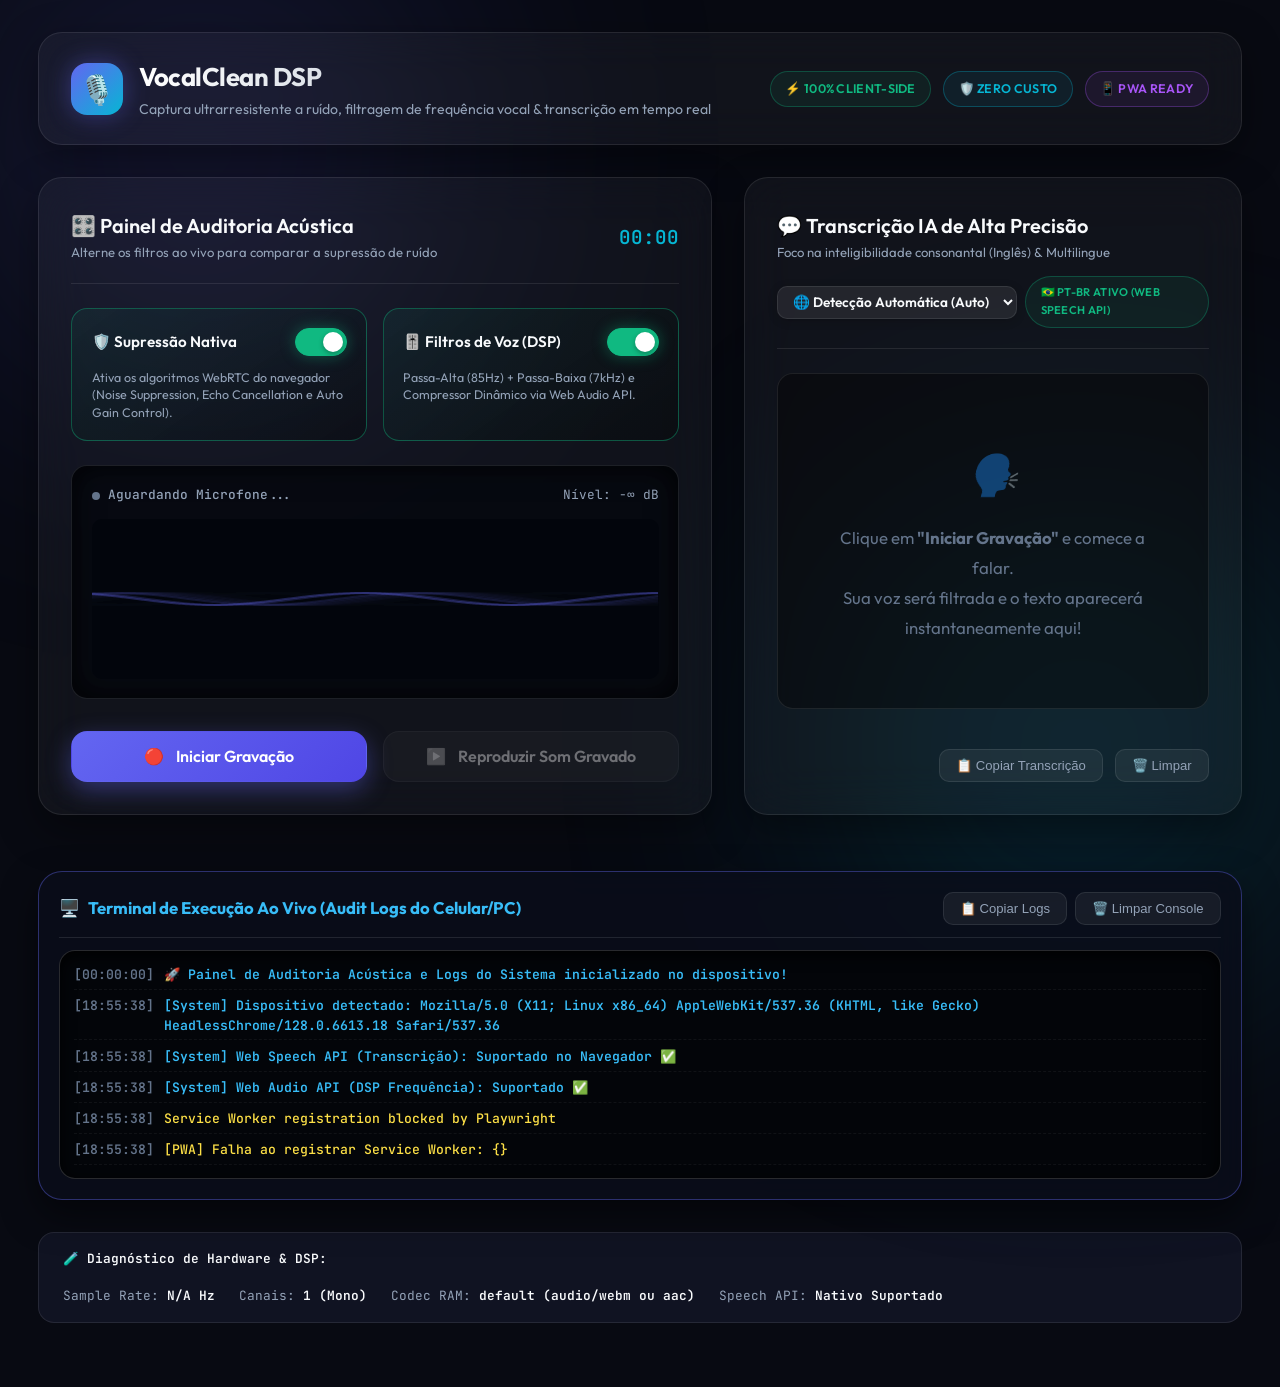
<file: index.html>
<!DOCTYPE html>
<html lang="pt-BR">
<head>
    <meta charset="UTF-8">
    <meta name="viewport" content="width=device-width, initial-scale=1.0">
    <title>VocalClean DSP • Módulo de Captura & Transcrição PWA</title>
    
    <!-- PWA Meta Tags -->
    <meta name="theme-color" content="#080a12">
    <meta name="description" content="Módulo de Captura de Áudio ultrarresistente a ruídos com DSP 100% Client-Side e Transcrição em Tempo Real.">
    <meta name="apple-mobile-web-app-capable" content="yes">
    <meta name="apple-mobile-web-app-status-bar-style" content="black-translucent">
    <link rel="manifest" href="manifest.json">
    
    <!-- Estilo Principal -->
    <link rel="stylesheet" href="style.css">
</head>
<body>

    <!-- BANNER DE ALERTA PARA MODO LOCAL FILE:// -->
    <div id="fileProtocolWarning" style="display: none; background: linear-gradient(135deg, #ef4444, #b91c1c); color: white; padding: 1rem 1.5rem; border-radius: 16px; margin: 1rem auto; max-width: 1380px; width: 94%; font-family: 'Outfit', sans-serif; box-shadow: 0 4px 25px rgba(239, 68, 68, 0.5); line-height: 1.6; z-index: 9999; position: relative; border: 1px solid rgba(255,255,255,0.3);">
        <div style="font-size: 1.1rem; font-weight: 700; margin-bottom: 0.4rem; display: flex; align-items: center; gap: 0.5rem;">
            <span>⚠️ ATENÇÃO: ARQUIVO ABERTO DIRETO DA PASTA DO WINDOWS (<code>file://</code>)</span>
        </div>
        <div style="font-size: 0.95rem; opacity: 0.95;">
            Por segurança e privacidade, navegadores como Google Chrome e Edge <b>bloqueiam Módulos ES6 (import/export) e a Transcrição de Voz (Web Speech API)</b> em arquivos abertos localmente sem um servidor HTTP.<br>
            👉 <b>Como fazer funcionar agora mesmo no seu PC ou Celular:</b><br>
            1. Acesse a versão ao vivo oficial que acabamos de publicar: <a href="https://wellingtonm01989-beep.github.io/treinador-de-pronuncia/" target="_blank" style="color: #67e8f9; text-decoration: underline; font-weight: bold;">https://wellingtonm01989-beep.github.io/treinador-de-pronuncia/</a><br>
            2. Ou abra no seu PC usando o <b>Live Server</b> do VS Code (ou rodando <code>python -m http.server</code> no terminal da pasta).
        </div>
    </div>
    <script>
        if (window.location.protocol === 'file:') {
            document.addEventListener('DOMContentLoaded', () => {
                const warn = document.getElementById('fileProtocolWarning');
                if (warn) warn.style.display = 'block';
            });
        }
    </script>

    <div class="app-container">
        
        <!-- CABEÇALHO PREMIUM -->
        <header class="app-header">
            <div class="header-title">
                <div class="logo-icon">🎙️</div>
                <div class="title-text">
                    <h1>VocalClean DSP <span style="font-size: 0.8em; opacity: 0.8; font-weight: 300;">| Módulo Acústico</span></h1>
                    <p>Captura ultrarresistente a ruído, filtragem de frequência vocal & transcrição em tempo real</p>
                </div>
            </div>
            <div class="header-badges">
                <div class="badge green">⚡ 100% Client-Side</div>
                <div class="badge cyan">🛡️ Zero Custo</div>
                <div class="badge violet">📱 PWA Ready</div>
            </div>
        </header>

        <!-- GRID DE CONTEÚDO PRINCIPAL -->
        <main class="main-grid">
            
            <!-- COLUNA ESQUERDA: CONTROLE ACÚSTICO, VISUALIZADOR & GRAVAÇÃO -->
            <section class="glass-card">
                <div class="card-header">
                    <div>
                        <h2>🎛️ Painel de Auditoria Acústica</h2>
                        <p>Alterne os filtros ao vivo para comparar a supressão de ruído</p>
                    </div>
                    <span id="timerDisplay" style="font-family: var(--font-mono); font-size: 1.2rem; font-weight: 600; color: var(--secondary);">00:00</span>
                </div>

                <!-- 1. PAINEL DE CONTROLE DE FILTROS -->
                <div class="filter-controls">
                    <!-- Toggle 1: Supressão Nativa -->
                    <div class="filter-toggle-box active" id="boxNative">
                        <div class="toggle-header">
                            <span class="toggle-title">🛡️ Supressão Nativa</span>
                            <label class="switch">
                                <input type="checkbox" id="toggleNative" checked>
                                <span class="slider"></span>
                            </label>
                        </div>
                        <p class="toggle-desc">Ativa os algoritmos WebRTC do navegador (Noise Suppression, Echo Cancellation e Auto Gain Control).</p>
                    </div>

                    <!-- Toggle 2: Filtros de Frequência DSP -->
                    <div class="filter-toggle-box active" id="boxDsp">
                        <div class="toggle-header">
                            <span class="toggle-title">🎚️ Filtros de Voz (DSP)</span>
                            <label class="switch">
                                <input type="checkbox" id="toggleDsp" checked>
                                <span class="slider"></span>
                            </label>
                        </div>
                        <p class="toggle-desc">Passa-Alta (85Hz) + Passa-Baixa (7kHz) e Compressor Dinâmico via Web Audio API.</p>
                    </div>
                </div>

                <!-- 2. VISUALIZADOR GRÁFICO EM TEMPO REAL -->
                <div class="visualizer-container">
                    <div class="visualizer-header">
                        <div class="status-indicator">
                            <span class="status-dot" id="statusDot"></span>
                            <span id="statusText">Aguardando Microfone...</span>
                        </div>
                        <span id="audioLevelText">Nível: -∞ dB</span>
                    </div>
                    <canvas id="audioVisualizer" width="600" height="160"></canvas>
                </div>

                <!-- 3. & 4. BOTÕES DE AÇÃO (GRAVAR / REPRODUZIR) -->
                <div class="actions-bar">
                    <button id="btnRecord" class="btn btn-record">
                        <span>🔴</span> <span id="recordBtnText">Iniciar Gravação</span>
                    </button>
                    <button id="btnPlay" class="btn btn-play" disabled>
                        <span>▶️</span> <span>Reproduzir Som Gravado</span>
                    </button>
                </div>

                <!-- SEÇÃO DE REPRODUÇÃO & BÔNUS DOWNLOAD -->
                <div id="playbackSection" class="playback-section">
                    <div class="playback-header">
                        <span>✅ Auditoria de Qualidade — Áudio Processado</span>
                        <span id="durationChip">Duração: 0s</span>
                    </div>
                    <audio id="audioPlayer" controls></audio>
                    
                    <!-- Botão Bônus de Download -->
                    <a id="btnDownload" class="btn-download" href="#" download="captura_filtrada_vocalclean.webm">
                        <span>⬇️</span> <span>Baixar Arquivo .webm (Inspeção Externa)</span>
                    </a>
                </div>
            </section>

            <!-- COLUNA DIREITA: TRANSCRIÇÃO EM TEMPO REAL (TIPO DUOLINGO) -->
            <section class="glass-card transcript-box">
                <div class="card-header" style="flex-wrap: wrap; gap: 0.8rem;">
                    <div>
                        <h2>💬 Transcrição IA de Alta Precisão</h2>
                        <p>Foco na inteligibilidade consonantal (Inglês) & Multilingue</p>
                    </div>
                    <div style="display: flex; align-items: center; gap: 0.5rem;">
                        <select id="langSelector" class="lang-selector" title="Selecione o Idioma do Treinador de Voz">
                            <option value="auto" selected>🌐 Detecção Automática (Auto)</option>
                            <option value="en-US">🇺🇸 Inglês (EUA)</option>
                            <option value="en-GB">🇬🇧 Inglês (UK)</option>
                            <option value="pt-BR">🇧🇷 Português (BR)</option>
                            <option value="es-ES">🇪🇸 Espanhol</option>
                            <option value="fr-FR">🇫🇷 Francês</option>
                        </select>
                        <span id="speechStatus" class="badge cyan" style="font-size: 0.7rem;">🌐 Auto-Detectar</span>
                    </div>
                </div>

                <!-- 5. CAIXA DE TEXTO DE TRANSCRIÇÃO AO VIVO -->
                <div id="transcriptContent" class="transcript-content">
                    <div class="transcript-placeholder" id="placeholderText">
                        <i>🗣️</i>
                        <p>Clique em <strong>"Iniciar Gravação"</strong> e comece a falar.<br>Sua voz será filtrada e o texto aparecerá instantaneamente aqui!</p>
                    </div>
                </div>

                <div class="transcript-actions">
                    <button id="btnCopy" class="btn-xs" title="Copiar texto para a área de transferência">📋 Copiar Transcrição</button>
                    <button id="btnClear" class="btn-xs" title="Limpar histórico da caixa de texto">🗑️ Limpar</button>
                </div>
            </section>

            <!-- CONSOLE DE EXECUÇÃO EM TEMPO REAL (AUDIT LOG PARA CELULAR & PC) -->
            <section class="live-console-section" id="liveConsoleSection">
                <div class="live-console-header">
                    <div class="live-console-title">
                        <span>🖥️</span> <span>Terminal de Execução Ao Vivo (Audit Logs do Celular/PC)</span>
                    </div>
                    <div class="live-console-actions">
                        <button id="btnCopyLogs" class="btn-xs" title="Copiar todos os logs da tela">📋 Copiar Logs</button>
                        <button id="btnClearLogs" class="btn-xs" title="Limpar painel de terminal">🗑️ Limpar Console</button>
                    </div>
                </div>
                <div id="liveLogBox" class="live-console-box">
                    <div class="log-entry">
                        <span class="log-time">[00:00:00]</span>
                        <span class="log-text log-sys">🚀 Painel de Auditoria Acústica e Logs do Sistema inicializado no dispositivo!</span>
                    </div>
                </div>
            </section>
        </main>

        <!-- RODAPÉ DE DIAGNÓSTICO EM TEMPO REAL -->
        <footer class="app-footer">
            <div style="font-weight: 600; color: var(--text-main);">🧪 Diagnóstico de Hardware & DSP:</div>
            <div class="diagnostics-list">
                <div class="diag-item">Sample Rate: <span id="diagRate">48000 Hz</span></div>
                <div class="diag-item">Canais: <span id="diagChannels">Mono (1)</span></div>
                <div class="diag-item">Codec RAM: <span id="diagCodec">audio/webm;codecs=opus</span></div>
                <div class="diag-item">Speech API: <span id="diagSpeech">Suportado</span></div>
            </div>
        </footer>

    </div>

    <!-- Módulo JS Principal -->
    <script type="module" src="app.js"></script>
</body>
</html>
</file>
<file: style.css>
@import url('https://fonts.googleapis.com/css2?family=Outfit:wght@300;400;500;600;700&family=JetBrains+Mono:wght@400;500&display=swap');

:root {
    /* Paleta de Cores Premium (Dark Vibrant HSL) */
    --bg-main: #080a12;
    --bg-surface: rgba(22, 26, 46, 0.6);
    --bg-glass: rgba(255, 255, 255, 0.04);
    --bg-glass-hover: rgba(255, 255, 255, 0.08);
    --border-glass: rgba(255, 255, 255, 0.09);
    --border-highlight: rgba(255, 255, 255, 0.2);
    
    /* Tons Vibrantes */
    --primary: #6366f1;       /* Violeta Tech */
    --primary-glow: rgba(99, 102, 241, 0.4);
    --secondary: #06b6d4;     /* Ciano Acústico */
    --accent: #10b981;        /* Esmeralda Limpo/Pronto */
    --accent-glow: rgba(16, 185, 129, 0.4);
    --danger: #ef4444;        /* Vermelho Gravação */
    --danger-glow: rgba(239, 68, 68, 0.6);
    --warning: #f59e0b;
    
    /* Tipografia */
    --text-main: #f8fafc;
    --text-muted: #94a3b8;
    --text-dim: #64748b;
    
    --font-sans: 'Outfit', -apple-system, BlinkMacSystemFont, 'Segoe UI', Roboto, sans-serif;
    --font-mono: 'JetBrains Mono', monospace;
    
    --radius-lg: 24px;
    --radius-md: 16px;
    --radius-sm: 10px;
    --transition: all 0.3s cubic-bezier(0.16, 1, 0.3, 1);
}

* {
    margin: 0;
    padding: 0;
    box-sizing: border-box;
}

body {
    font-family: var(--font-sans);
    background-color: var(--bg-main);
    color: var(--text-main);
    min-height: 100vh;
    display: flex;
    flex-direction: column;
    overflow-x: hidden;
    position: relative;
    line-height: 1.6;
}

/* Fundo Atmosférico Animado (Efeito Neon Blobs) */
body::before, body::after {
    content: '';
    position: fixed;
    width: 600px;
    height: 600px;
    border-radius: 50%;
    filter: blur(140px);
    z-index: 0;
    pointer-events: none;
    opacity: 0.35;
    animation: floatBlob 20s infinite alternate ease-in-out;
}

body::before {
    top: -150px;
    left: -100px;
    background: radial-gradient(circle, var(--primary), transparent 70%);
}

body::after {
    bottom: -150px;
    right: -100px;
    background: radial-gradient(circle, var(--secondary), transparent 70%);
    animation-delay: -10s;
}

@keyframes floatBlob {
    0% { transform: translate(0, 0) scale(1); }
    100% { transform: translate(100px, 50px) scale(1.15); }
}

/* Container Principal */
.app-container {
    max-width: 1380px;
    width: 94%;
    margin: 0 auto;
    padding: 2rem 0 4rem 0;
    position: relative;
    z-index: 1;
    display: flex;
    flex-direction: column;
    gap: 2rem;
}

/* Cabeçalho Premium */
.app-header {
    display: flex;
    justify-content: space-between;
    align-items: center;
    padding: 1.5rem 2rem;
    background: var(--bg-glass);
    backdrop-filter: blur(20px);
    -webkit-backdrop-filter: blur(20px);
    border: 1px solid var(--border-glass);
    border-radius: var(--radius-lg);
    box-shadow: 0 12px 40px rgba(0, 0, 0, 0.4);
    flex-wrap: wrap;
    gap: 1.5rem;
}

.header-title {
    display: flex;
    align-items: center;
    gap: 1rem;
}

.logo-icon {
    width: 52px;
    height: 52px;
    border-radius: var(--radius-md);
    background: linear-gradient(135deg, var(--primary), var(--secondary));
    display: flex;
    align-items: center;
    justify-content: center;
    font-size: 1.8rem;
    box-shadow: 0 0 25px var(--primary-glow);
}

.title-text h1 {
    font-size: 1.6rem;
    font-weight: 700;
    letter-spacing: -0.5px;
    background: linear-gradient(to right, #fff, #94a3b8);
    -webkit-background-clip: text;
    -webkit-text-fill-color: transparent;
}

.title-text p {
    font-size: 0.88rem;
    color: var(--text-muted);
}

.header-badges {
    display: flex;
    gap: 0.75rem;
    align-items: center;
    flex-wrap: wrap;
}

.badge {
    display: inline-flex;
    align-items: center;
    gap: 0.4rem;
    padding: 0.45rem 0.9rem;
    background: rgba(255, 255, 255, 0.05);
    border: 1px solid var(--border-glass);
    border-radius: 99px;
    font-size: 0.78rem;
    font-weight: 600;
    letter-spacing: 0.3px;
    text-transform: uppercase;
}

.badge.green { color: var(--accent); border-color: rgba(16, 185, 129, 0.3); background: rgba(16, 185, 129, 0.08); }
.badge.cyan  { color: var(--secondary); border-color: rgba(6, 182, 212, 0.3); background: rgba(6, 182, 212, 0.08); }
.badge.violet { color: #a855f7; border-color: rgba(168, 85, 247, 0.3); background: rgba(168, 85, 247, 0.08); }

/* Grid de Conteúdo */
.main-grid {
    display: grid;
    grid-template-columns: 1.15fr 0.85fr;
    gap: 2rem;
    align-items: start;
}

@media (max-width: 1024px) {
    .main-grid {
        grid-template-columns: 1fr;
    }
}

/* Cartões de Vidro (Glassmorphism Cards) */
.glass-card {
    background: var(--bg-glass);
    backdrop-filter: blur(24px);
    -webkit-backdrop-filter: blur(24px);
    border: 1px solid var(--border-glass);
    border-radius: var(--radius-lg);
    padding: 2rem;
    box-shadow: 0 16px 40px rgba(0, 0, 0, 0.4);
    transition: var(--transition);
    display: flex;
    flex-direction: column;
    gap: 1.5rem;
}

.glass-card:hover {
    border-color: rgba(255, 255, 255, 0.15);
    box-shadow: 0 20px 50px rgba(0, 0, 0, 0.5);
}

.card-header {
    display: flex;
    justify-content: space-between;
    align-items: center;
    border-bottom: 1px solid var(--border-glass);
    padding-bottom: 1.2rem;
}

.card-header h2 {
    font-size: 1.25rem;
    font-weight: 600;
    display: flex;
    align-items: center;
    gap: 0.6rem;
    color: var(--text-main);
}

.card-header p {
    font-size: 0.82rem;
    color: var(--text-muted);
}

/* Painel de Controle de Filtros (Auditoria ao Vivo) */
.filter-controls {
    display: grid;
    grid-template-columns: 1fr 1fr;
    gap: 1rem;
}

@media (max-width: 640px) {
    .filter-controls {
        grid-template-columns: 1fr;
    }
}

.filter-toggle-box {
    background: rgba(0, 0, 0, 0.25);
    border: 1px solid var(--border-glass);
    border-radius: var(--radius-md);
    padding: 1.2rem;
    display: flex;
    flex-direction: column;
    gap: 0.8rem;
    transition: var(--transition);
    position: relative;
    overflow: hidden;
}

.filter-toggle-box.active {
    border-color: rgba(16, 185, 129, 0.4);
    background: linear-gradient(145deg, rgba(16, 185, 129, 0.08), rgba(0, 0, 0, 0.3));
}

.toggle-header {
    display: flex;
    justify-content: space-between;
    align-items: center;
}

.toggle-title {
    font-weight: 600;
    font-size: 0.95rem;
    color: var(--text-main);
    display: flex;
    align-items: center;
    gap: 0.5rem;
}

.toggle-desc {
    font-size: 0.78rem;
    color: var(--text-muted);
    line-height: 1.4;
}

/* Switch Toggle Customizado */
.switch {
    position: relative;
    display: inline-block;
    width: 52px;
    height: 28px;
    flex-shrink: 0;
}

.switch input {
    opacity: 0;
    width: 0;
    height: 0;
}

.slider {
    position: absolute;
    cursor: pointer;
    top: 0; left: 0; right: 0; bottom: 0;
    background-color: rgba(255, 255, 255, 0.15);
    transition: .3s cubic-bezier(0.4, 0, 0.2, 1);
    border-radius: 34px;
    border: 1px solid var(--border-glass);
}

.slider:before {
    position: absolute;
    content: "";
    height: 20px;
    width: 20px;
    left: 3px;
    bottom: 3px;
    background-color: white;
    transition: .3s cubic-bezier(0.4, 0, 0.2, 1);
    border-radius: 50%;
    box-shadow: 0 2px 5px rgba(0,0,0,0.3);
}

input:checked + .slider {
    background-color: var(--accent);
    border-color: var(--accent);
    box-shadow: 0 0 15px var(--accent-glow);
}

input:checked + .slider:before {
    transform: translateX(24px);
}

/* Visualizador Gráfico (Canvas) */
.visualizer-container {
    background: rgba(5, 7, 14, 0.75);
    border: 1px solid var(--border-glass);
    border-radius: var(--radius-md);
    padding: 1.2rem;
    position: relative;
    display: flex;
    flex-direction: column;
    gap: 0.8rem;
    box-shadow: inset 0 0 30px rgba(0,0,0,0.8);
}

.visualizer-header {
    display: flex;
    justify-content: space-between;
    align-items: center;
    font-size: 0.8rem;
    color: var(--text-muted);
    font-family: var(--font-mono);
}

.status-indicator {
    display: flex;
    align-items: center;
    gap: 0.5rem;
    font-weight: 500;
}

.status-dot {
    width: 8px;
    height: 8px;
    border-radius: 50%;
    background: var(--text-dim);
    transition: var(--transition);
}

.status-dot.active {
    background: var(--accent);
    box-shadow: 0 0 10px var(--accent);
    animation: pulseDot 1.5s infinite;
}

.status-dot.recording {
    background: var(--danger);
    box-shadow: 0 0 12px var(--danger);
    animation: pulseDot 0.8s infinite;
}

@keyframes pulseDot {
    0% { transform: scale(0.95); opacity: 0.8; }
    50% { transform: scale(1.3); opacity: 1; }
    100% { transform: scale(0.95); opacity: 0.8; }
}

canvas#audioVisualizer {
    width: 100%;
    height: 160px;
    border-radius: var(--radius-sm);
    background: transparent;
    display: block;
}

/* Botões de Ação Principal */
.actions-bar {
    display: flex;
    flex-wrap: wrap;
    gap: 1rem;
    align-items: center;
    justify-content: space-between;
    padding-top: 0.5rem;
}

.btn {
    display: inline-flex;
    align-items: center;
    justify-content: center;
    gap: 0.75rem;
    padding: 0.9rem 1.8rem;
    font-family: var(--font-sans);
    font-size: 1rem;
    font-weight: 600;
    border-radius: var(--radius-md);
    border: 1px solid transparent;
    cursor: pointer;
    transition: var(--transition);
    text-decoration: none;
    user-select: none;
    position: relative;
    overflow: hidden;
}

.btn:active {
    transform: scale(0.97);
}

.btn:disabled {
    opacity: 0.4;
    cursor: not-allowed;
    pointer-events: none;
    filter: grayscale(1);
}

/* Botão Gravar / Parar (Toggle) */
.btn-record {
    background: linear-gradient(135deg, var(--primary), #4f46e5);
    color: white;
    box-shadow: 0 8px 25px var(--primary-glow);
    flex: 1;
    min-width: 200px;
}

.btn-record:hover:not(:disabled) {
    box-shadow: 0 10px 32px var(--primary-glow);
    transform: translateY(-2px);
    border-color: rgba(255,255,255,0.3);
}

.btn-record.is-recording {
    background: linear-gradient(135deg, var(--danger), #dc2626);
    box-shadow: 0 0 30px var(--danger-glow);
    animation: pulseRecordBtn 1.5s infinite;
    border: 1px solid rgba(255, 255, 255, 0.4);
}

@keyframes pulseRecordBtn {
    0% { box-shadow: 0 0 20px var(--danger-glow); }
    50% { box-shadow: 0 0 40px rgba(239, 68, 68, 0.85); }
    100% { box-shadow: 0 0 20px var(--danger-glow); }
}

/* Botão Reproduzir */
.btn-play {
    background: rgba(255, 255, 255, 0.08);
    color: var(--text-main);
    border: 1px solid var(--border-glass);
    flex: 1;
    min-width: 180px;
}

.btn-play:hover:not(:disabled) {
    background: rgba(16, 185, 129, 0.15);
    border-color: var(--accent);
    color: var(--accent);
    box-shadow: 0 0 20px var(--accent-glow);
    transform: translateY(-2px);
}

/* Player de Áudio Incorporado & Bônus Download */
.playback-section {
    display: none;
    flex-direction: column;
    gap: 1rem;
    padding: 1.2rem;
    background: rgba(0, 0, 0, 0.35);
    border: 1px dashed var(--border-highlight);
    border-radius: var(--radius-md);
    margin-top: 0.5rem;
    animation: fadeIn 0.4s ease-out;
}

.playback-section.visible {
    display: flex;
}

@keyframes fadeIn {
    from { opacity: 0; transform: translateY(-10px); }
    to { opacity: 1; transform: translateY(0); }
}

.playback-header {
    display: flex;
    justify-content: space-between;
    align-items: center;
    font-size: 0.85rem;
    color: var(--accent);
    font-weight: 600;
}

audio#audioPlayer {
    width: 100%;
    height: 44px;
    border-radius: var(--radius-sm);
    outline: none;
}

.btn-download {
    display: inline-flex;
    align-items: center;
    justify-content: center;
    gap: 0.5rem;
    padding: 0.6rem 1.2rem;
    background: rgba(6, 182, 212, 0.1);
    color: var(--secondary);
    border: 1px solid rgba(6, 182, 212, 0.3);
    border-radius: var(--radius-sm);
    font-size: 0.85rem;
    font-weight: 600;
    text-decoration: none;
    transition: var(--transition);
    align-self: flex-start;
}

.btn-download:hover {
    background: var(--secondary);
    color: #000;
    box-shadow: 0 0 15px rgba(6, 182, 212, 0.5);
}

/* Área de Transcrição ao Vivo (Estilo Duolingo / Chat AI) */
.transcript-box {
    display: flex;
    flex-direction: column;
    height: 100%;
    min-height: 480px;
}

.transcript-content {
    flex: 1;
    background: rgba(0, 0, 0, 0.4);
    border: 1px solid var(--border-glass);
    border-radius: var(--radius-md);
    padding: 1.5rem;
    font-size: 1.05rem;
    line-height: 1.8;
    overflow-y: auto;
    max-height: 420px;
    display: flex;
    flex-direction: column;
    gap: 0.8rem;
    position: relative;
}

.transcript-content::-webkit-scrollbar {
    width: 6px;
}

.transcript-content::-webkit-scrollbar-thumb {
    background: rgba(255,255,255,0.15);
    border-radius: 99px;
}

.transcript-placeholder {
    margin: auto;
    text-align: center;
    color: var(--text-dim);
    display: flex;
    flex-direction: column;
    align-items: center;
    gap: 0.8rem;
    padding: 2rem;
}

.transcript-placeholder i {
    font-size: 2.5rem;
    opacity: 0.5;
}

/* Textos da Transcrição */
.transcript-final {
    color: var(--text-main);
    font-weight: 500;
    background: rgba(255, 255, 255, 0.03);
    padding: 0.8rem 1.2rem;
    border-radius: var(--radius-sm);
    border-left: 3px solid var(--accent);
    animation: slideIn 0.3s ease-out;
}

.transcript-interim {
    color: var(--secondary);
    font-style: italic;
    opacity: 0.9;
    background: rgba(6, 182, 212, 0.05);
    padding: 0.8rem 1.2rem;
    border-radius: var(--radius-sm);
    border-left: 3px dashed var(--secondary);
}

@keyframes slideIn {
    from { opacity: 0; transform: translateX(-10px); }
    to { opacity: 1; transform: translateX(0); }
}

.transcript-actions {
    display: flex;
    justify-content: flex-end;
    gap: 0.75rem;
    margin-top: 1rem;
}

.btn-xs {
    padding: 0.5rem 1rem;
    font-size: 0.82rem;
    background: rgba(255, 255, 255, 0.06);
    color: var(--text-muted);
    border: 1px solid var(--border-glass);
    border-radius: var(--radius-sm);
    cursor: pointer;
    transition: var(--transition);
    display: inline-flex;
    align-items: center;
    gap: 0.4rem;
}

.btn-xs:hover {
    background: rgba(255, 255, 255, 0.12);
    color: var(--text-main);
}

/* Rodapé de Diagnóstico */
.app-footer {
    background: var(--bg-surface);
    border: 1px solid var(--border-glass);
    border-radius: var(--radius-md);
    padding: 1rem 1.5rem;
    display: flex;
    justify-content: space-between;
    align-items: center;
    font-family: var(--font-mono);
    font-size: 0.8rem;
    color: var(--text-muted);
    flex-wrap: wrap;
    gap: 1rem;
}

.diagnostics-list {
    display: flex;
    gap: 1.5rem;
    flex-wrap: wrap;
}

.diag-item span {
    color: var(--text-main);
    font-weight: 600;
}

/* Seletor Inteligente de Idioma */
.lang-selector {
    background: rgba(255, 255, 255, 0.08);
    color: var(--text-main);
    border: 1px solid var(--border-glass);
    padding: 0.35rem 0.7rem;
    border-radius: var(--radius-sm);
    font-family: var(--font-sans);
    font-size: 0.85rem;
    font-weight: 600;
    cursor: pointer;
    outline: none;
    transition: var(--transition);
    box-shadow: 0 2px 10px rgba(0,0,0,0.2);
}

.lang-selector:hover, .lang-selector:focus {
    background: rgba(255, 255, 255, 0.15);
    border-color: var(--secondary);
}

.lang-selector option {
    background: #0f172a;
    color: #fff;
    padding: 0.5rem;
}

/* Indicadores de Inteligência e Precisão de Transcrição */
.transcript-confidence {
    display: inline-flex;
    align-items: center;
    gap: 0.3rem;
    font-size: 0.72rem;
    font-weight: 700;
    padding: 0.15rem 0.5rem;
    border-radius: 99px;
    background: rgba(16, 185, 129, 0.15);
    color: #34d399;
    border: 1px solid rgba(16, 185, 129, 0.3);
    margin-left: 0.6rem;
    vertical-align: middle;
}

.transcript-confidence.medium {
    background: rgba(245, 158, 11, 0.15);
    color: #fbbf24;
    border-color: rgba(245, 158, 11, 0.3);
}

.transcript-alts {
    font-size: 0.78rem;
    color: var(--text-muted);
    margin-top: 0.4rem;
    padding-top: 0.4rem;
    border-top: 1px solid rgba(255,255,255,0.06);
    display: flex;
    flex-wrap: wrap;
    gap: 0.4rem;
    align-items: center;
}

.alt-chip {
    background: rgba(255,255,255,0.05);
    padding: 0.15rem 0.5rem;
    border-radius: 4px;
    color: var(--text-dim);
    font-style: italic;
}

/* ==========================================================================
   CONSOLE DE AUDITORIA E DIAGNÓSTICO AO VIVO (LOG TERMINAL NA TELA)
   ========================================================================== */
.live-console-section {
    grid-column: 1 / -1;
    margin-top: 1.5rem;
    background: rgba(10, 14, 26, 0.85);
    backdrop-filter: blur(16px);
    border: 1px solid rgba(99, 102, 241, 0.4);
    border-radius: var(--radius-lg);
    padding: 1.25rem;
    box-shadow: 0 15px 35px rgba(0,0,0,0.5);
    display: flex;
    flex-direction: column;
    gap: 0.8rem;
}

.live-console-header {
    display: flex;
    justify-content: space-between;
    align-items: center;
    flex-wrap: wrap;
    gap: 0.5rem;
    border-bottom: 1px solid rgba(255, 255, 255, 0.1);
    padding-bottom: 0.75rem;
}

.live-console-title {
    display: flex;
    align-items: center;
    gap: 0.5rem;
    font-size: 1.05rem;
    font-weight: 700;
    color: #38bdf8;
}

.live-console-actions {
    display: flex;
    gap: 0.5rem;
}

.live-console-box {
    background: #030509;
    border: 1px solid rgba(255, 255, 255, 0.15);
    border-radius: var(--radius-md);
    padding: 0.85rem;
    max-height: 250px;
    overflow-y: auto;
    font-family: var(--font-mono);
    font-size: 0.82rem;
    line-height: 1.5;
    display: flex;
    flex-direction: column;
    gap: 0.4rem;
    box-shadow: inset 0 4px 15px rgba(0,0,0,0.9);
}

.log-entry {
    word-break: break-word;
    border-bottom: 1px dashed rgba(255, 255, 255, 0.05);
    padding-bottom: 0.25rem;
    display: flex;
    gap: 0.6rem;
}

.log-time {
    color: #64748b;
    font-weight: 600;
    flex-shrink: 0;
}

.log-text {
    flex-grow: 1;
}

.log-info { color: #cbd5e1; }
.log-warn { color: #fde047; font-weight: 500; }
.log-error { color: #f87171; font-weight: bold; background: rgba(239, 68, 68, 0.15); padding: 0.1rem 0.4rem; border-radius: 4px; }
.log-success { color: #34d399; font-weight: 600; }
.log-sys { color: #38bdf8; font-weight: 600; }
</file>
